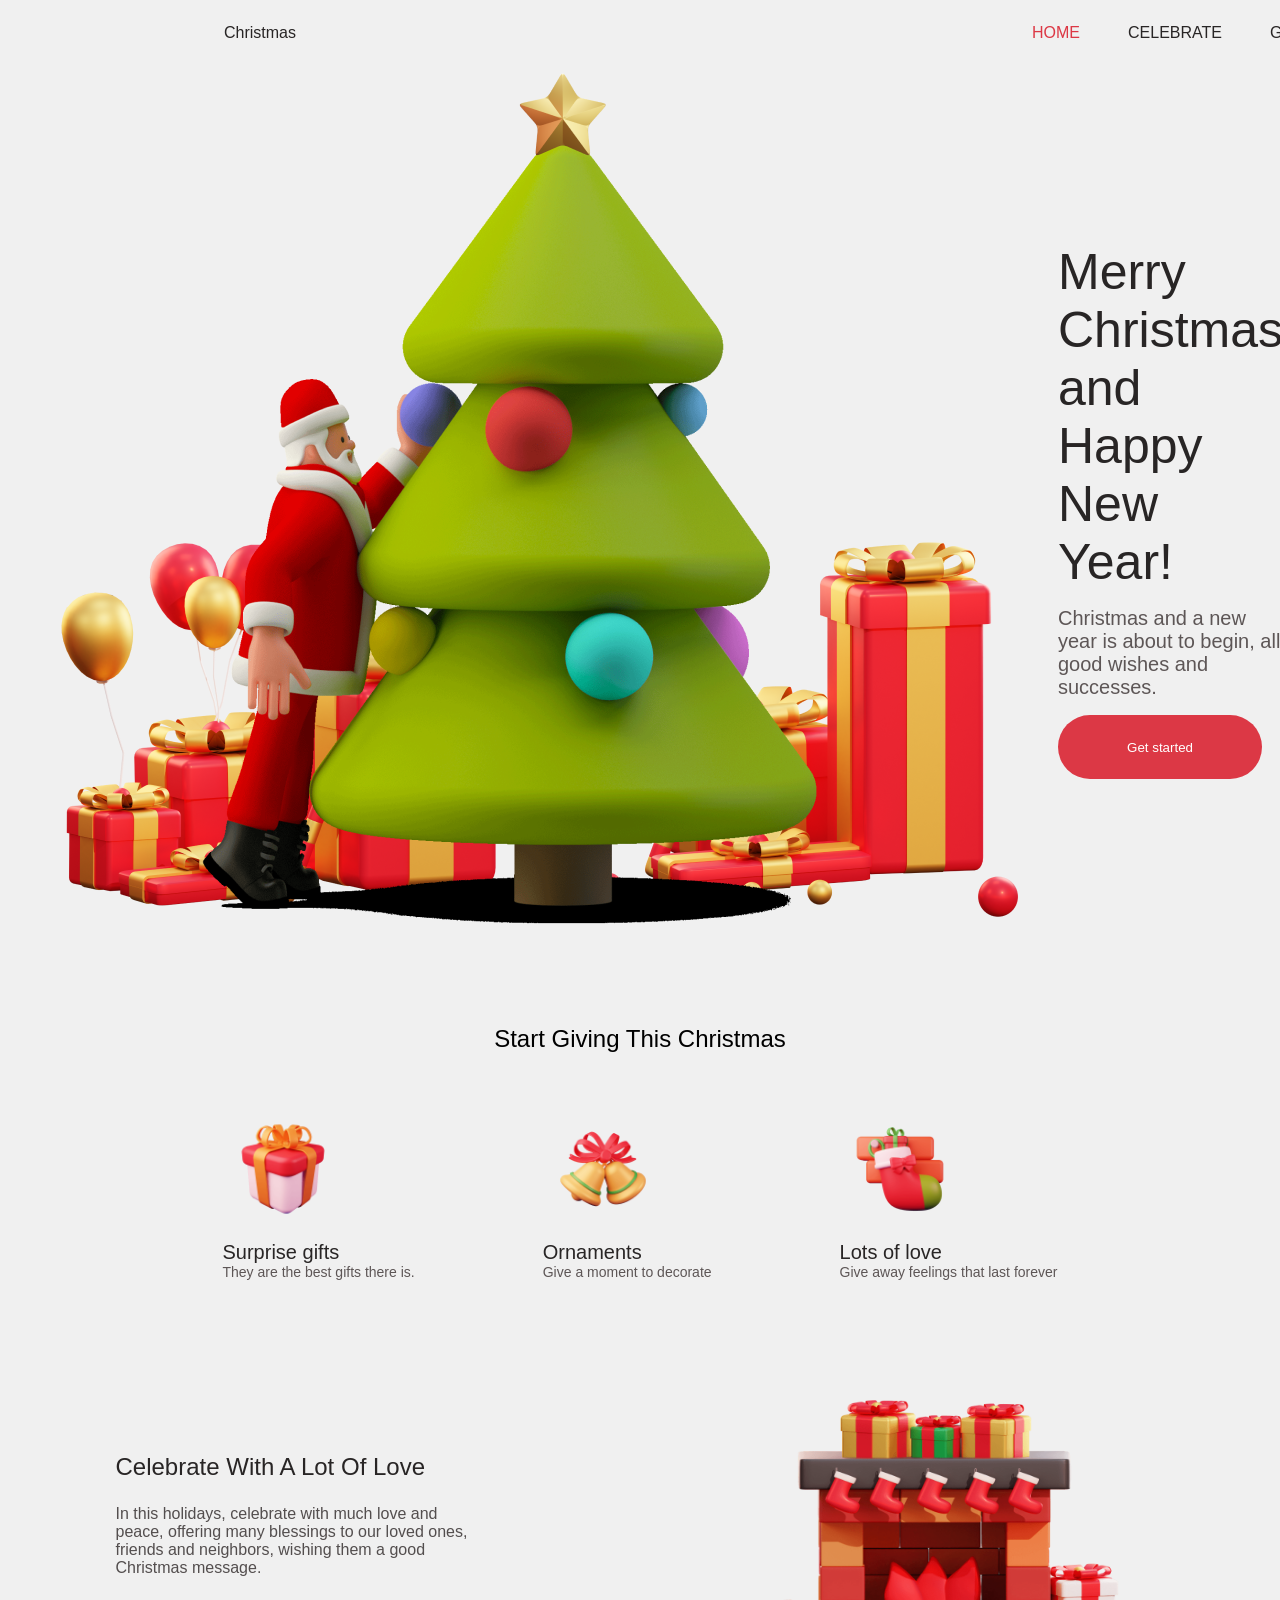
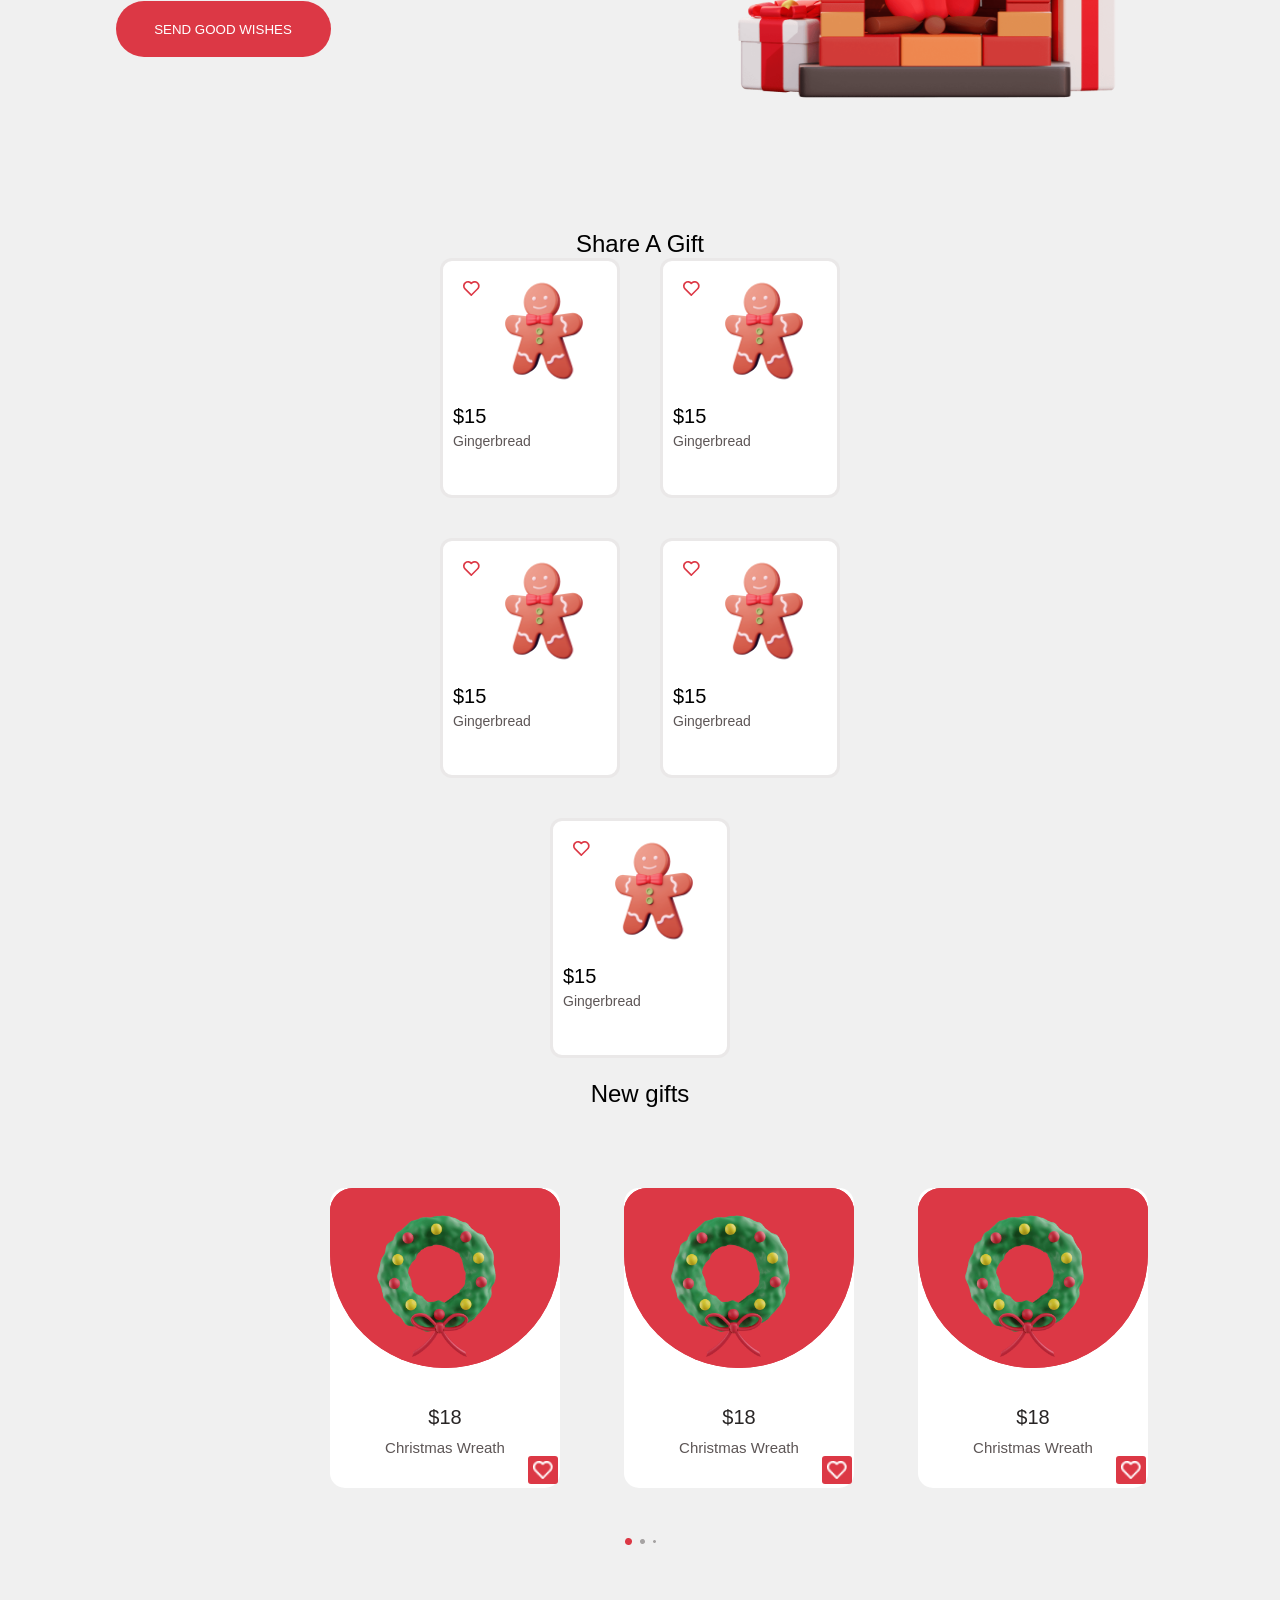
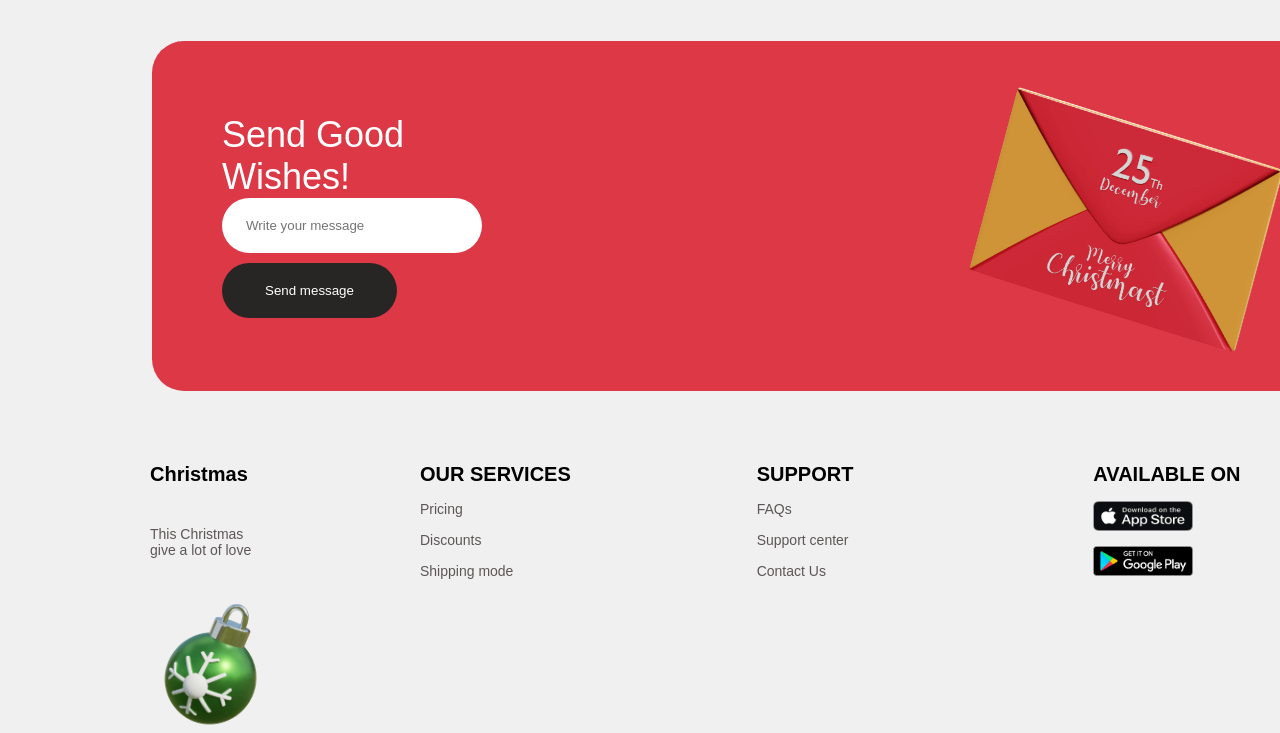
<file: index.html>
<!DOCTYPE html>
<html lang="en">

<head>
    <meta charset="UTF-8">
    <meta name="viewport" content="width=device-width, initial-scale=1.0">
    <title>Document</title>
    <link rel="stylesheet" href="./styl.css">
</head>

<body>
    <header>

        <div class="header">


            <div class="text">
                <p class="Christmas">Christmas</p>
                <div class="home">
                    <p class="home1">HOME </p>
                    <P>CELEBRATE</P>
                    <P>GIFTS</P>
                    <P>NEW</P>
                    <div>
                        <img src="./assets/Vector-2.png" alt="">
                    </div>
                </div>
            </div>

            <div class="header2">

                <img src="./assets/home2.png" alt="">

                <div class="text2">
                    <p class="merry">Merry Christmas and Happy New Year!</p>
                    <p class="cris">Christmas and a new year is about to begin, all good wishes and successes.</p>
                    <div>
                        <button class="but1">Get started</button>
                    </div>
                </div>
            </div>



        </div>

    </header>

    <main>
        <section class="first__section__wrapper">

            <div class="start">
                <p>Start Giving This Christmas</p>
            </div>

            <div class="giving__boxs__wrapper">
                <div class="surp1">

                    <img class="surp11 " src="./assets/surp1.png" alt="">

                    <div>
                        <p class="surp">Surprise gifts</p>
                        <p class="they">They are the best gifts there is.</p>
                    </div>
                </div>

                <div class="surp1">
                    <img class="surp11" src="./assets/surp2.png" alt="">

                    <div>
                        <p class="surp">Ornaments</p>
                        <p class="they">Give a moment to decorate</p>
                    </div>
                </div>

                <div class="surp1">

                    <img class="surp11" src="./assets/surp3.png" alt="">

                    <div>
                        <p class="surp">Lots of love</p>
                        <p class="they">Give away feelings that last forever</p>
                    </div>
                </div>
            </div>

        </section>

        <section>
            <div class="nav2">
                <div class="nav22">
                    <p class="celebrate">Celebrate With A Lot Of Love</p>
                    <p class="this">In this holidays, celebrate with much love and peace, offering many blessings to our
                        loved ones, friends and neighbors, wishing them a good Christmas message.</p>

                    <div>
                        <button class="but2">SEND GOOD WISHES</button>
                    </div>
                </div>
                <img class="nosok" src="./assets/nav2.png" alt="">

            </div>

            <section>


                <section>
                    <p class="share">Share A Gift</p>

                    <div class="nav3">
                        <div class="nav33">
                            <img class="ser" src="./assets/Vector-3.png" alt="">
                            <img class="pechen" src="./assets/gift1.png" alt="">
                            <div>
                                <p class="son">$15</p>
                                <p class="Gingerbread">Gingerbread</p>
                            </div>
                        </div>

                        <div class="nav33">
                            <img class="ser" src="./assets/Vector-3.png" alt="">
                            <img class="pechen" src="./assets/gift1.png" alt="">
                            <div>
                                <p class="son">$15</p>
                                <p class="Gingerbread">Gingerbread</p>
                            </div>
                        </div>

                        <div class="nav33">
                            <img class="ser" src="./assets/Vector-3.png" alt="">
                            <img class="pechen" src="./assets/gift1.png" alt="">
                            <div>
                                <p class="son">$15</p>
                                <p class="Gingerbread">Gingerbread</p>
                            </div>
                        </div>


                        <div class="nav33">
                            <img class="ser" src="./assets/Vector-3.png" alt="">
                            <img class="pechen" src="./assets/gift1.png" alt="">
                            <div>
                                <p class="son">$15</p>
                                <p class="Gingerbread">Gingerbread</p>
                            </div>
                        </div>


                        <div class="nav33">
                            <img class="ser" src="./assets/Vector-3.png" alt="">
                            <img class="pechen" src="./assets/gift1.png" alt="">
                            <div>
                                <p class="son">$15</p>
                                <p class="Gingerbread">Gingerbread</p>
                            </div>


                        </div>


                    </div>




                </section>

                <section>
                    <div>
                        <p class="new">New gifts</p>
                    </div>
                    <div class="archaa">
                        <div class="section">
                            <div class="all">
                                <img class="archa" src="./assets/christm.png" alt="">
                                <img class="bgim" src="./assets/Ellipse 2.png" alt="">
                                <div class="archat">

                                    <p class="pul"> $18</p>
                                    <p class="pul2">Christmas Wreath</p>
                                </div>
                                <img class="vec" src="./assets/Vector-4.png" alt="">
                            </div>

                            <div class="all">
                                <img class="archa" src="./assets/christm.png" alt="">
                                <img class="bgim" src="./assets/Ellipse 2.png" alt="">
                                <div class="archat">

                                    <p class="pul"> $18</p>
                                    <p class="pul2">Christmas Wreath</p>
                                </div>
                                <img class="vec" src="./assets/Vector-4.png" alt="">
                            </div>

                            <div class="all">
                                <img class="archa" src="./assets/christm.png" alt="">
                                <img class="bgim" src="./assets/Ellipse 2.png" alt="">
                                <div class="archat">

                                    <p class="pul"> $18</p>
                                    <p class="pul2">Christmas Wreath</p>
                                </div>
                                <img class="vec" src="./assets/Vector-4.png" alt="">
                            </div>



                        </div>

                    </div>
                    <div class="tochka">
                        <img src="./assets/Group2.png" alt="">
                    </div>
                </section>

                <section>
                    <div class="sec2">
                        <div class="sec22">
                            <div>
                                <p class="send">Send Good Wishes!</p>
                                <input class="input" type="text" placeholder="Write your message">
                                <div class="buto">
                                    <button class="butto">Send message</button>
                                </div>
                            </div>
                            <img class="otk" src="./assets/otkrikta.png" alt="">
                        </div>
                    </div>
                </section>
    </main>

    <footer>
        <div class="footer">

            <div class="f1">
                <div class="ft1">
                    <p class="chr1">Christmas</p>
                    <p class="chr2">This Christmas give a lot of love</p>

                </div>
                <img class="fi" src="./assets/footer.png" alt="">
            </div>

            <div class="chr22">
                <p class="chr1">OUR SERVICES</p>
                <p class="chr2">Pricing</p>
                <p class="chr2">Discounts</p>
                <p class="chr2">Shipping mode</p>

            </div>


            <div class="chr22">
                <p class="chr1">SUPPORT</p>
                <p class="chr2">FAQs</p>
                <p class="chr2">Support center</p>
                <p class="chr2">Contact Us</p>
            </div>

            <div class="chr22">

                <div>
                    <p class="chr1">AVAILABLE ON</p>
                </div>
                <img class="availabel" src="./assets/available2.png" alt="">
                <img class="availabel" src="./assets/available1.png" alt="">
            </div>
        </div>
    </footer>
</body>

</html>
</file>
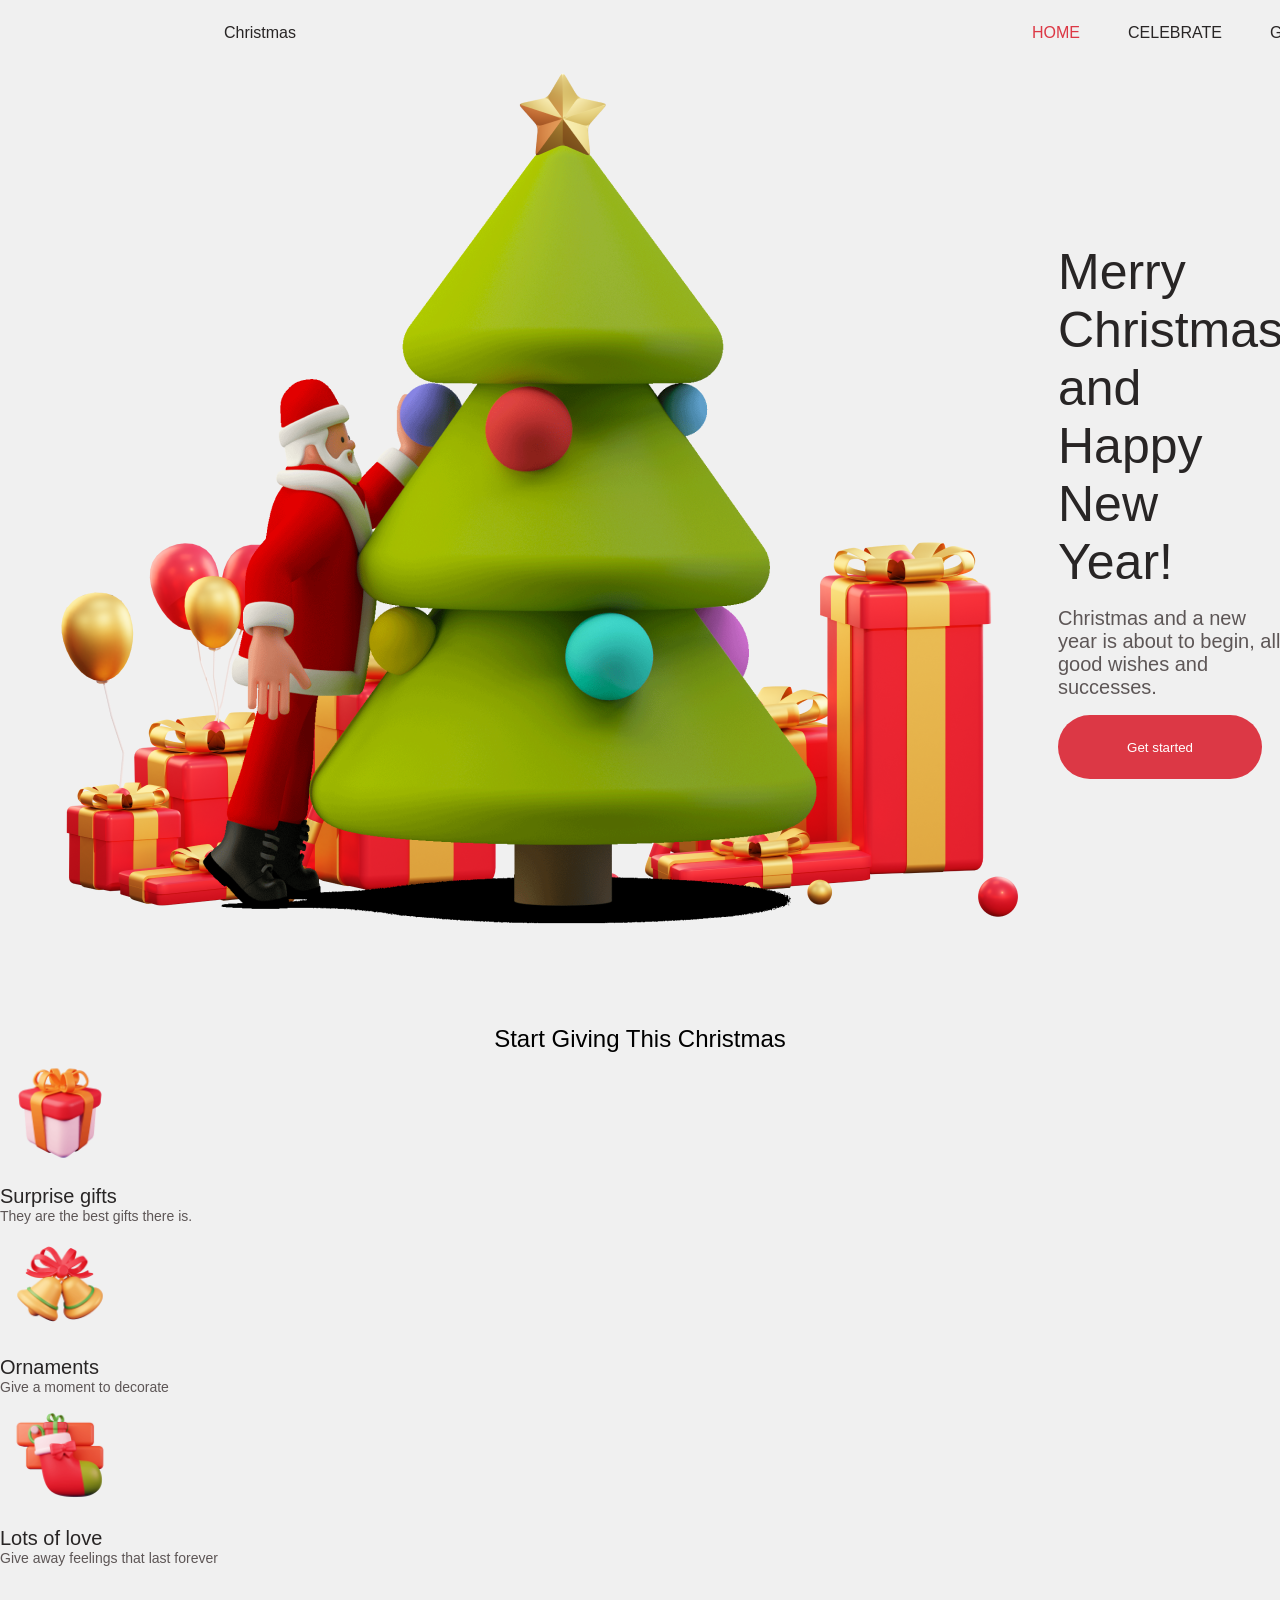
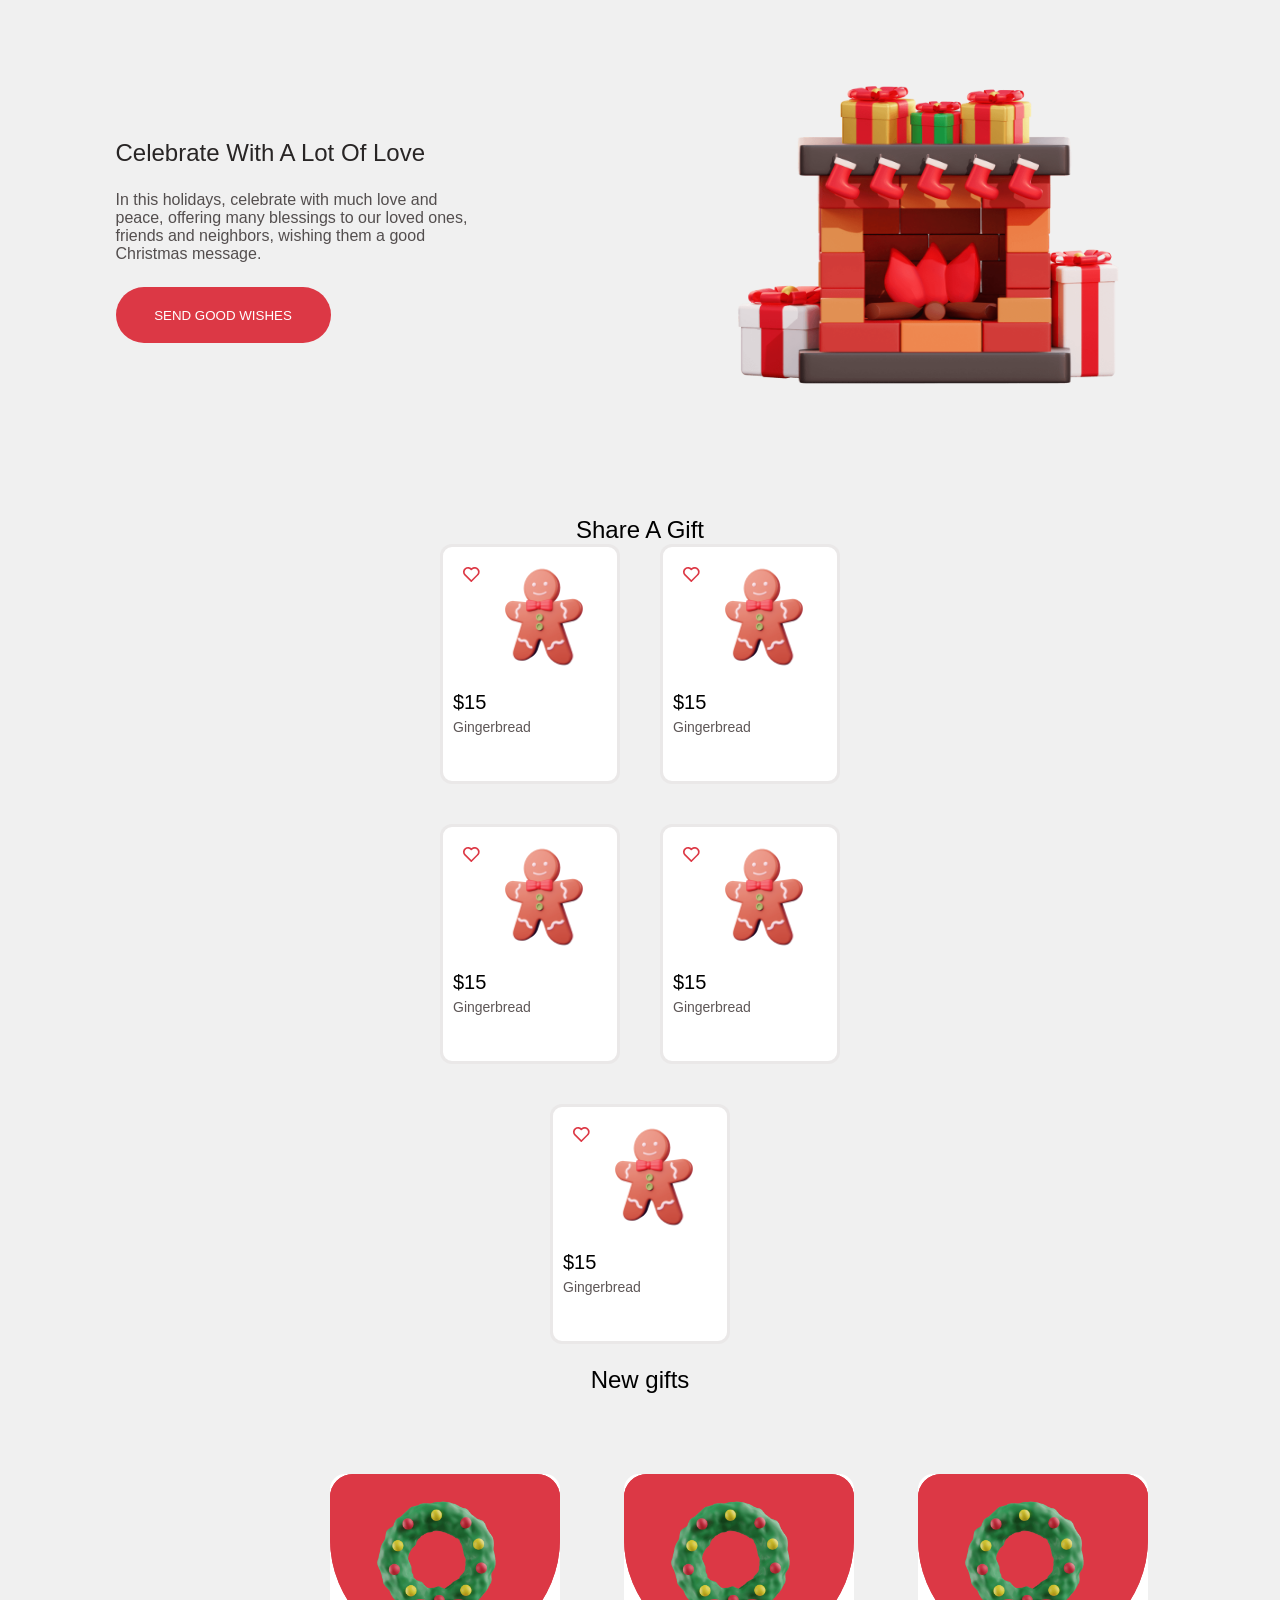
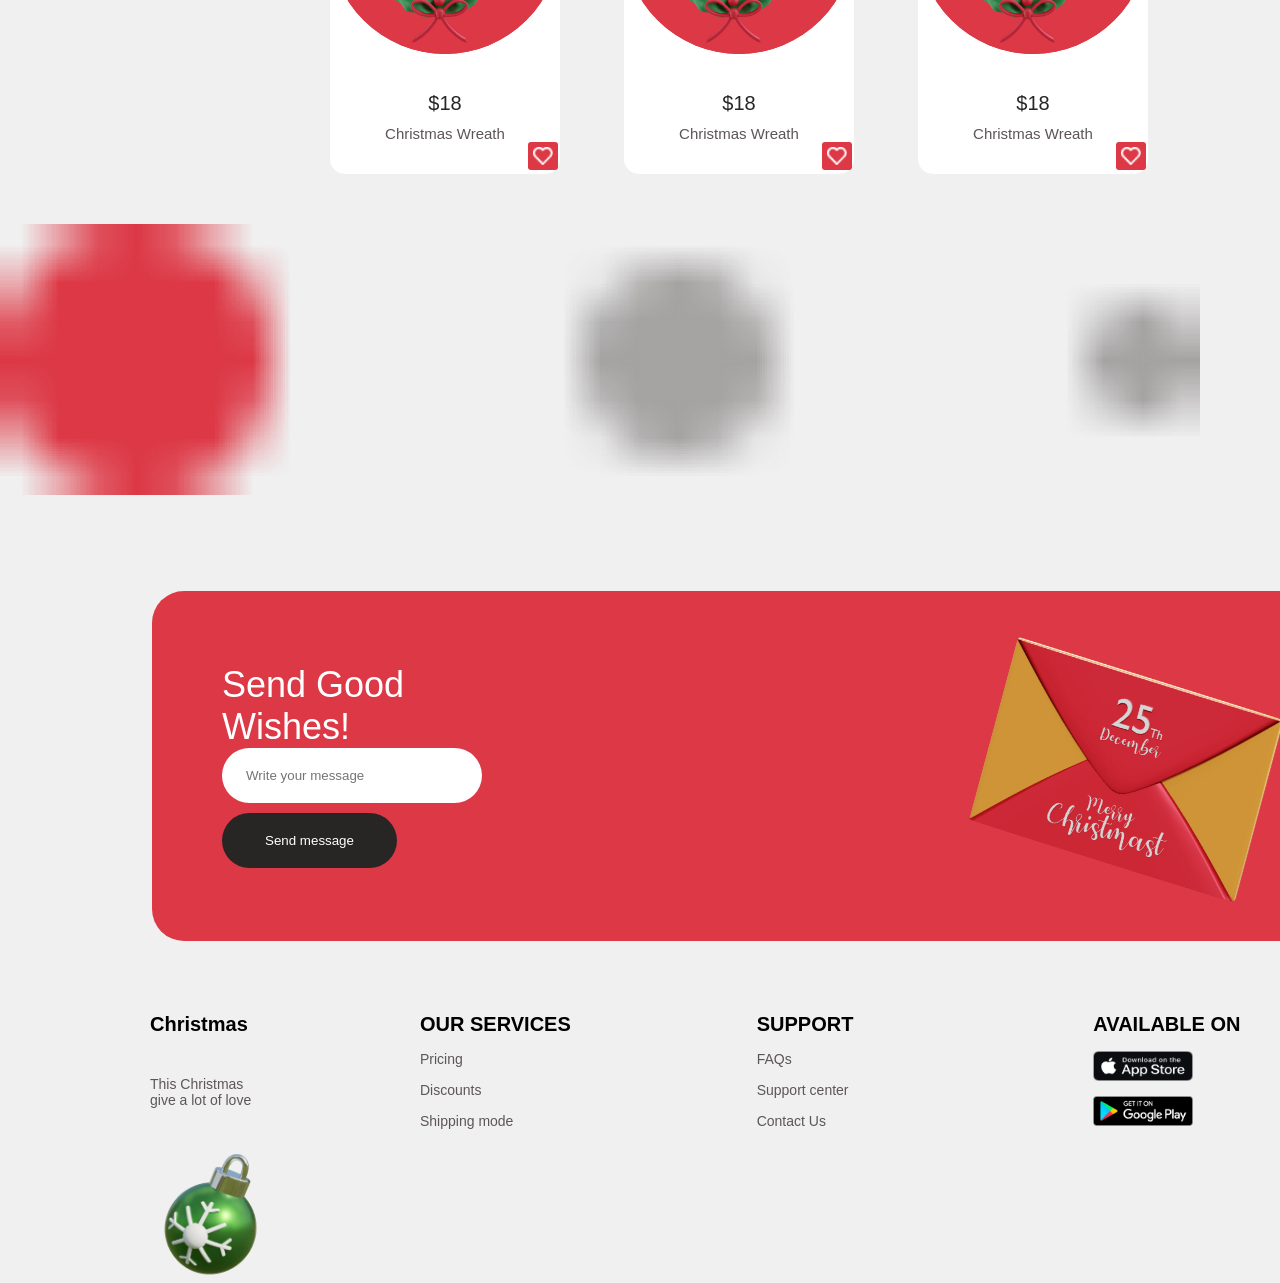
<file: home.html>
<!DOCTYPE html>
<html lang="en">

<head>
    <meta charset="UTF-8">
    <meta name="viewport" content="width=device-width, initial-scale=1.0">
    <title>Document</title>
    <link rel="stylesheet" href="./styl.css">
</head>

<body>
    <header>

        <div class="header">


            <div class="text">
                <p class="Christmas">Christmas</p>
                <div class="home">
                    <p class="home1">HOME </p>
                    <P>CELEBRATE</P>
                    <P>GIFTS</P>
                    <P>NEW</P>
                    <div>
                        <img src="./assets/Vector-2.png" alt="">
                    </div>
                </div>
            </div>

            <div class="header2">

                <img src="./assets/home2.png" alt="">

                <div class="text2">
                    <p class="merry">Merry Christmas and Happy New Year!</p>
                    <p class="cris">Christmas and a new year is about to begin, all good wishes and successes.</p>
                    <div>
                        <button class="but1">Get started</button>
                    </div>
                </div>
            </div>



        </div>

    </header>

    <main>
        <section>

            <div class="start">
                <p>Start Giving This
                    Christmas</p>
            </div>
            <div class="nav">
        </section>

        <section>

            <div class="surp1">

                <img class="surp11 " src="./assets/surp1.png" alt="">

                <div>
                    <p class="surp">Surprise gifts</p>
                    <p class="they">They are the best gifts there is.</p>
                </div>
            </div>
        </section>


        <section>

            <div class="surp1">
                <img class="surp11" src="./assets/surp2.png" alt="">

                <div>
                    <p class="surp">Ornaments</p>
                    <p class="they">Give a moment to decorate</p>
                </div>
            </div>
        </section>

        <section>

            <div class="surp1">

                <img class="surp11" src="./assets/surp3.png" alt="">

                <div>
                    <p class="surp">Lots of love</p>
                    <p class="they">Give away feelings that last forever</p>
                </div>
            </div>
        </section>

    </main>

    <main>
        <section>
            <div class="nav2">
                <div class="nav22">
                    <p class="celebrate">Celebrate With A Lot Of Love</p>
                    <p class="this">In this holidays, celebrate with much love and peace, offering many blessings to our
                        loved ones, friends and neighbors, wishing them a good Christmas message.</p>

                    <div>
                        <button class="but2">SEND GOOD WISHES</button>
                    </div>
                </div>
                <img class="nosok" src="./assets/nav2.png" alt="">

            </div>

            <section>
    </main>

    <main>

        <section>
            <p class="share">Share A Gift</p>

            <div class="nav3">


                <div class="nav33">
                    <img class="ser" src="./assets/Vector-3.png" alt="">
                    <img class="pechen" src="./assets/gift1.png" alt="">
                    <div>
                        <p class="son">$15</p>
                        <p class="Gingerbread">Gingerbread</p>
                    </div>
                </div>





                <div class="nav33">
                    <img class="ser" src="./assets/Vector-3.png" alt="">
                    <img class="pechen" src="./assets/gift1.png" alt="">
                    <div>
                        <p class="son">$15</p>
                        <p class="Gingerbread">Gingerbread</p>
                    </div>
                </div>

                <div class="nav33">
                    <img class="ser" src="./assets/Vector-3.png" alt="">
                    <img class="pechen" src="./assets/gift1.png" alt="">
                    <div>
                        <p class="son">$15</p>
                        <p class="Gingerbread">Gingerbread</p>
                    </div>
                </div>


                <div class="nav33">
                    <img class="ser" src="./assets/Vector-3.png" alt="">
                    <img class="pechen" src="./assets/gift1.png" alt="">
                    <div>
                        <p class="son">$15</p>
                        <p class="Gingerbread">Gingerbread</p>
                    </div>
                </div>


                <div class="nav33">
                    <img class="ser" src="./assets/Vector-3.png" alt="">
                    <img class="pechen" src="./assets/gift1.png" alt="">
                    <div>
                        <p class="son">$15</p>
                        <p class="Gingerbread">Gingerbread</p>
                    </div>


                </div>


            </div>




        </section>






    </main>

    <main>
        <section>
            <div>
                <p class="new">New gifts</p>
            </div>
            <div class="archaa">
                <div class="section">
                    <div class="all">
                        <img class="archa" src="./assets/christm.png" alt="">
                        <img class="bgim" src="./assets/Ellipse 2.png" alt="">
                        <div class="archat">

                            <p class="pul"> $18</p>
                            <p class="pul2">Christmas Wreath</p>
                        </div>
                        <img class="vec" src="./assets/Vector-4.png" alt="">
                    </div>

                    <div class="all">
                        <img class="archa" src="./assets/christm.png" alt="">
                        <img class="bgim" src="./assets/Ellipse 2.png" alt="">
                        <div class="archat">

                            <p class="pul"> $18</p>
                            <p class="pul2">Christmas Wreath</p>
                        </div>
                        <img class="vec" src="./assets/Vector-4.png" alt="">
                    </div>

                    <div class="all">
                        <img class="archa" src="./assets/christm.png" alt="">
                        <img class="bgim" src="./assets/Ellipse 2.png" alt="">
                        <div class="archat">

                            <p class="pul"> $18</p>
                            <p class="pul2">Christmas Wreath</p>
                        </div>
                        <img class="vec" src="./assets/Vector-4.png" alt="">
                    </div>



                </div>

                <img class="tochka" src="./assets/Group 2.png" alt="">

            </div>
        </section>

    </main>

    <main>
        <section>
            <div class="sec2">
                <div class="sec22">
                    <div>
                        <p class="send">Send Good Wishes!</p>
                        <input class="input" type="text" placeholder="Write your message">
                        <div class="buto">
                            <button class="butto">Send message</button>
                        </div>
                    </div>
                    <img class="otk" src="./assets/otkrikta.png" alt="">
                </div>
            </div>
        </section>
    </main>

    <footer>
        <div class="footer">

            <div class="f1">
                <div class="ft1">
                    <p class="chr1">Christmas</p>
                    <p class="chr2">This Christmas give a lot of love</p>

                </div>
                <img class="fi" src="./assets/footer.png" alt="">
            </div>

            <div class="chr22">
                <p class="chr1">OUR SERVICES</p>
                <p class="chr2">Pricing</p>
                <p class="chr2">Discounts</p>
                <p class="chr2">Shipping mode</p>

            </div>

            
            <div class="chr22">
                <p class="chr1">SUPPORT</p>
                <p class="chr2">FAQs</p>
                <p class="chr2">Support center</p>
                <p class="chr2">Contact Us</p>
            </div>

            <div class="chr22">

                <div>
                    <p class="chr1">AVAILABLE ON</p>
                </div>
                <img class="availabel" src="./assets/available2.png" alt="">
                <img class="availabel" src="./assets/available1.png" alt="">
            </div>
        </div>
    </footer>
</body>

</html>
</file>
<file: styl.css>
* {
    margin: 0;
    padding: 0;
    box-sizing: border-box;
    font-family: sans-serif;
    list-style: none;
    text-decoration: none;
}

body {
    background-color: rgb(240, 240, 240);
}

.header {
    display: flex;
    flex-direction: column;
    padding-inline: 40px;
}

.text {
    display: flex;
}

.Christmas {
    display: flex;
    font-weight: 500px;
    font-size: 16px;
    color: #282525;
    padding: 24px;
    padding-left: 184px;
}

.home {
    display: flex;
    justify-content: end;
    gap: 48px;
    font-weight: 500px;
    font-size: 16px;
    color: #282525;
    padding: 24px;
    padding-left: 712px;

    .home1 {
        color: #DC3845;
    }
}

.header2 {
    display: flex;
    gap: 18px;
    align-items: center;

    .img1 {
        width: 500px;
        height: 440px;

    }
}

.text2 {
    display: flex;
    gap: 50px;
    flex-direction: column;
    gap: 16px;

}

.merry {
    font-weight: 600px;
    font-size: 50px;
    color: #282525;

}

.cris {
    font-weight: 400;
    font-size: 20px;
    color: #5D5656;
}

.but1 {
    display: flex;
    justify-content: center;
    align-items: center;
    border-radius: 64px;
    background-color: #DC3845;
    border: none;
    cursor: pointer;
    color: white;
    gap: 10px;
    width: 204px;
    height: 64px;
}

.nav {
    display: flex;
    justify-content: space-between;
    padding-inline: 310px;
}

.start {
    display: flex;
    justify-content: center;
    align-items: center;
    columns: #282525;
    font-weight: 500;
    font-size: 24px;
    padding-top: 72px;

}

.surp1 {
    display: flex;
    flex-direction: column;
    gap: 12px;
}

.surp11 {
    width: 120px;
    height: 120px;
}

.surp {
    font-weight: 600px;
    font-size: 20px;
    color: #282525;

}

.they {
    color: #5D5656;
    font-size: 14px;
    font-weight: 400;
}

.nav2 {
    display: flex;
    justify-content: space-around;
    gap: 100px;
    padding: 52px;
    height: 550px;
}

.nav22 {
    display: flex;
    flex-direction: column;
    justify-content: center;
    width: 372px;
    gap: 24px;
}

.celebrate {
    font-size: 24px;
    font-weight: 500;
    color: #282525;
}

.this {
    font-size: 16px;
    font-weight: 400px;
    color: #534e4e;
}

.but2 {

    background-color: #DC3845;
    color: white;
    width: 215px;
    height: 56px;
    border: none;
    border-radius: 64px;
    gap: 10px;
}

.nosok {
    width: 450px;
    height: 400px;

}

.share {
    display: flex;
    align-items: center;
    justify-content: center;
    font-size: 24px;
    font-weight: 600px;

}

.nav3 {
    display: flex;
    align-items: center;
    justify-content: center;
    gap: 40px;
    padding-left: 400px;
    padding-right: 400px;
    flex-wrap: wrap;
    height: 750px;
    /* width: 900px; */
}

.nav33 {

    border-radius: 12px;
    border: solid #301D1E1A;
    width: 180px;
    height: 240px;
    gap: 15px;
    padding: 10px;
    background-color: white;
}

.ser {
    padding-bottom: 95px;
    padding-left: 10px;

}

.pechen {
    width: 120px;
    height: 120px;
}

.son {
    font-size: 20px;
    font-weight: 500;
    padding-top: 10px;
    padding-bottom: 5px;
}

.Gingerbread {
    color: #5D5656;
    font-size: 14px;
    font-weight: 500;
}

.archaa {
    width: 1200px;
}

.new {
    display: flex;
    align-items: center;
    justify-content: center;
    padding-top: 72px;
    font-weight: 500;
    font-size: 24px;
    padding-bottom: 80px;
}

.first__section__wrapper{
    display: flex;
    flex-direction: column;
    gap: 56px;
}

.giving__boxs__wrapper {
    width: 100%;
    display: flex;
    align-items: center;
    justify-content: center;
    gap: 128px;
    padding: 0 40px;
}

.section {
    display: flex;
    gap: 64px;
    padding-left: 330px;

}

.all {
    width: 230px;
    background-color: white;
    border-radius: 15px;

}

.archa {
    position: absolute;
    margin: 20px 30px;
    width: 150px;
    z-index: 10;
    transition: transform 0.3s;
}

.bgim {
    height: 180px;
    background-color: #DC3845;
    border-radius: 1.5rem 1.5rem 120px 120px;
}

.archat {
    display: flex;
    gap: 10px;
    flex-direction: column;
    align-items: center;
    justify-content: center;

}

.pul {
    font-size: 20px;
    font-weight: 500;
    color: #282525;
    margin-top: 34px;
}

.pul2 {
    color: #5D5656;
    font-size: 15px;
    font-weight: 400;
}

.vec {
    background-color: #DC3845;
    width: 30px;
    padding: 5px;
    color: white;
    border-radius: 3px;
    margin-left: 86%;
}

.tochka {
    width: 100%;
    display: flex;
    justify-content: center;
    align-items: center;
    margin: 50px auto;
}

.sec22 {
    display: flex;
    align-items: center;
    justify-content: center;
    width: 1200px;
    background-color: #DC3845;
    height: 350px;
    border-radius: 32px;
    border: none;
    margin: 96px 126px 72px 152px;
}

.otk {
    width: 320px;
    padding-block: 29px;
    margin-left: 480px;
    transform: rotate(15deg);
}

.send {
    display: flex;
    flex-wrap: wrap;
    width: 200px;
    color: white;
    font-weight: 500;
    font-size: 36px;
}

.input {
    border: none;
    width: 260px;
    height: 55px;
    border-radius: 64px;
    padding-left: 24px;
}

.buto {
    display: flex;
    margin-top: 10px;

}

.butto {
    background-color: #282525;
    color: white;
    height: 55px;
    width: 175px;
    border: none;
    border-radius: 64px;

}

.footer {
    display: flex;
}

.f1 {
    display: flex;
    gap: 45px;
    flex-direction: column;
    width: 200px;
    margin-left: 150px;
}

.ft1 {
    display: flex;
    flex-direction: column;

    gap: 40px;
}

.chr {
    font-size: 16px;
    font-weight: 500;
}

.chr1 {
    display: flex;
    justify-content: space-between;
    font-size: 20px;
    font-weight: 600;

}

.fi {
    width: 120px;
    height: 130px;

}

.chr22 {
    width: 200px;
    display: flex;
    gap: 15px;
    flex-direction: column;
    width: 400px;
    margin-left: 150px;
}

.chr2 {
    font-size: 14px;
    font-weight: 400;
    color: #5D5656;
}

.availabel {
    width: 100px;
    height: 30px;
}
</file>
